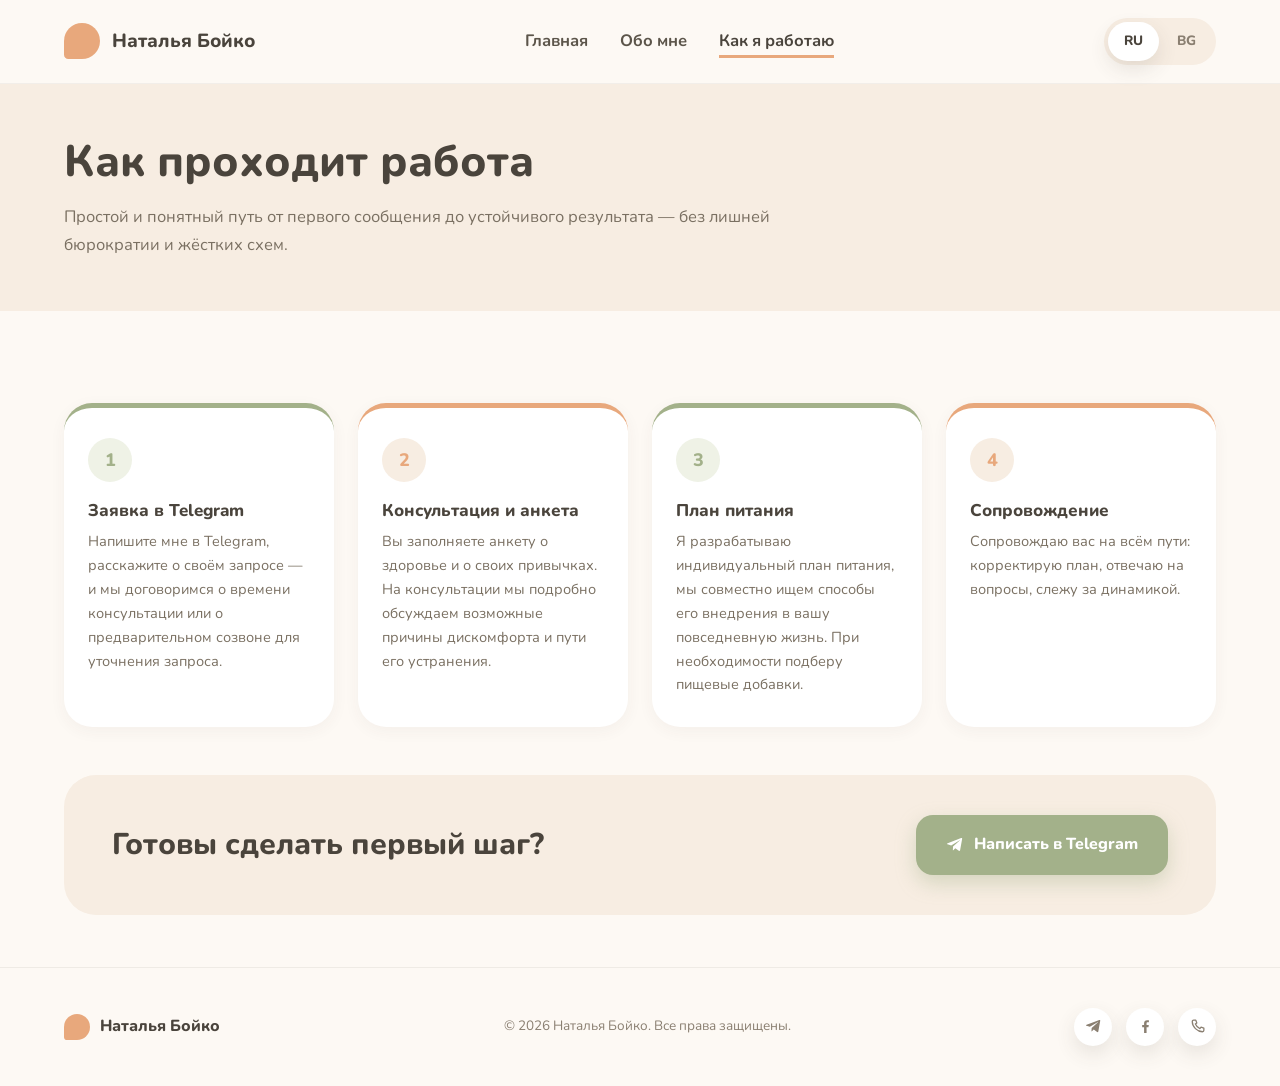
<file: how-i-work.html>
<!DOCTYPE html>
<html lang="ru">
<head>
<meta charset="UTF-8">
<meta name="viewport" content="width=device-width, initial-scale=1">
<title>Как проходит работа — Наталья Бойко, консультации по питанию</title>
<meta name="description" content="4 шага работы с Натальей Бойко: заявка в Telegram, консультация и анкета, индивидуальный план питания, сопровождение и корректировки.">
<link rel="canonical" href="https://nataliaboiko.health/how-i-work.html">
<link rel="alternate" hreflang="ru" href="https://nataliaboiko.health/how-i-work.html">
<link rel="alternate" hreflang="bg" href="https://nataliaboiko.health/bg/how-i-work.html">
<link rel="alternate" hreflang="x-default" href="https://nataliaboiko.health/how-i-work.html">

<meta property="og:type" content="website">
<meta property="og:locale" content="ru_RU">
<meta property="og:locale:alternate" content="bg_BG">
<meta property="og:site_name" content="Наталья Бойко">
<meta property="og:title" content="Как проходит работа — Наталья Бойко">
<meta property="og:description" content="4 шага: заявка в Telegram, консультация, план питания, сопровождение.">
<meta property="og:url" content="https://nataliaboiko.health/how-i-work.html">
<meta property="og:image" content="https://nataliaboiko.health/assets/img/photo-natalia.jpg">
<meta name="twitter:card" content="summary_large_image">

<meta name="theme-color" content="#F7EDE2">
<link rel="icon" href="data:image/svg+xml,%3Csvg xmlns='http://www.w3.org/2000/svg' viewBox='0 0 36 36'%3E%3Cpath fill='%23E8A87C' d='M18 0a18 18 0 1 1 0 36 18 18 0 1 1 0-36Z'/%3E%3C/svg%3E">

<link rel="preconnect" href="https://fonts.googleapis.com">
<link rel="preconnect" href="https://fonts.gstatic.com" crossorigin>
<link href="https://fonts.googleapis.com/css2?family=Nunito:wght@400;600;700;800;900&display=swap" rel="stylesheet">
<link rel="stylesheet" href="assets/css/styles.css">
<script defer src="https://cloud.umami.is/script.js" data-website-id="a3db72a5-ad58-4336-8c67-738f615b2ba4"></script>

<script type="application/ld+json">
{
  "@context": "https://schema.org",
  "@graph": [
    {
      "@type": "BreadcrumbList",
      "itemListElement": [
        { "@type": "ListItem", "position": 1, "name": "Главная", "item": "https://nataliaboiko.health/" },
        { "@type": "ListItem", "position": 2, "name": "Как я работаю", "item": "https://nataliaboiko.health/how-i-work.html" }
      ]
    },
    {
      "@type": "HowTo",
      "name": "Как проходит работа с Натальей Бойко",
      "step": [
        { "@type": "HowToStep", "position": 1, "name": "Заявка в Telegram", "text": "Напишите в Telegram, расскажите о своём запросе — и мы договоримся о времени консультации или о предварительном созвоне для уточнения запроса." },
        { "@type": "HowToStep", "position": 2, "name": "Консультация и анкета", "text": "Вы заполняете анкету о здоровье и о своих привычках. На консультации мы подробно обсуждаем возможные причины дискомфорта и пути его устранения." },
        { "@type": "HowToStep", "position": 3, "name": "План питания", "text": "Я разрабатываю индивидуальный план питания, мы совместно ищем способы его внедрения в вашу повседневную жизнь. При необходимости подберу пищевые добавки." },
        { "@type": "HowToStep", "position": 4, "name": "Сопровождение", "text": "Сопровождаю на всём пути: корректирую план, отвечаю на вопросы, слежу за динамикой." }
      ]
    }
  ]
}
</script>
</head>
<body>
<a class="skip-link" href="#main">Перейти к содержимому</a>

<header class="site-header">
  <div class="site-header__inner">
    <a class="logo" href="index.html" aria-label="Наталья Бойко — на главную">
      <span class="logo__blob" aria-hidden="true"></span>
      <span>Наталья Бойко</span>
    </a>

    <nav class="main-nav" data-nav aria-label="Основная навигация">
      <ul class="main-nav__list">
        <li><a class="main-nav__link" href="index.html">Главная</a></li>
        <li><a class="main-nav__link" href="about.html">Обо мне</a></li>
        <li><a class="main-nav__link" href="how-i-work.html" aria-current="page">Как я работаю</a></li>
      </ul>
    </nav>

    <div style="display:flex;align-items:center;gap:14px;">
      <div class="lang-switch" aria-label="Выбор языка">
        <a class="lang-switch__link" href="how-i-work.html" aria-current="true" lang="ru" hreflang="ru">RU</a>
        <a class="lang-switch__link" href="bg/how-i-work.html" lang="bg" hreflang="bg">BG</a>
      </div>
      <button class="burger" data-burger aria-label="Открыть меню" aria-expanded="false" aria-controls="main-nav">
        <span></span><span></span><span></span>
      </button>
    </div>
  </div>
</header>

<main id="main">

  <section class="section section--hero-tint">
    <div class="section__inner">
      <div class="section__header">
        <!-- SB:WORK:h1:START -->
      <h1>Как проходит работа</h1>
      <!-- SB:WORK:h1:END -->
        <!-- SB:WORK:lead:START -->
      <p class="section__lead">Простой и понятный путь от первого сообщения до устойчивого результата — без лишней бюрократии и жёстких схем.</p>
      <!-- SB:WORK:lead:END -->
      </div>
    </div>
  </section>

  <section class="section section--page" data-reveal>
    <div class="section__inner">
      <!-- SB:WORK:steps:START -->
      <div class="steps-grid">
        <article class="step-card">
          <span class="step-card__number">1</span>
          <div class="step-card__body">
          <h3 class="step-card__title">Заявка в Telegram</h3>
          <p class="step-card__desc">Напишите мне в Telegram, расскажите о своём запросе — и мы договоримся о времени консультации или о предварительном созвоне для уточнения запроса.</p>
        </div>
        </article>
        <article class="step-card step-card--peach">
          <span class="step-card__number">2</span>
          <div class="step-card__body">
          <h3 class="step-card__title">Консультация и анкета</h3>
          <p class="step-card__desc">Вы заполняете анкету о здоровье и о своих привычках. На консультации мы подробно обсуждаем возможные причины дискомфорта и пути его устранения.</p>
        </div>
        </article>
        <article class="step-card">
          <span class="step-card__number">3</span>
          <div class="step-card__body">
          <h3 class="step-card__title">План питания</h3>
          <p class="step-card__desc">Я разрабатываю индивидуальный план питания, мы совместно ищем способы его внедрения в вашу повседневную жизнь. При необходимости подберу пищевые добавки.</p>
        </div>
        </article>
        <article class="step-card step-card--peach">
          <span class="step-card__number">4</span>
          <div class="step-card__body">
          <h3 class="step-card__title">Сопровождение</h3>
          <p class="step-card__desc">Сопровождаю вас на всём пути: корректирую план, отвечаю на вопросы, слежу за динамикой.</p>
        </div>
        </article>
      </div>
      <!-- SB:WORK:steps:END -->

      <div class="cta-banner" data-reveal>
        <!-- SB:WORK:cta_heading:START -->
        <h2>Готовы сделать первый шаг?</h2>
      <!-- SB:WORK:cta_heading:END -->
        <a class="btn btn-primary" href="https://t.me/+359876728152" target="_blank" rel="noopener" data-umami-event="telegram-cta-banner">
          <svg width="18" height="18" viewBox="0 0 24 24" fill="currentColor" aria-hidden="true"><path d="M21.5 3.9 18.8 19c-.2 1-.9 1.2-1.7.8l-4.7-3.5-2.3 2.2c-.3.3-.5.5-1 .5l.3-4.9 8.9-8c.4-.3-.1-.5-.6-.2L6.9 12.5l-4.8-1.5c-1-.3-1-1 .2-1.5L20.2 2.8c.8-.3 1.6.2 1.3 1.1Z"/></svg>
          <!-- SB:WORK:cta_button:START -->
Написать в Telegram
      <!-- SB:WORK:cta_button:END -->
        </a>
      </div>
    </div>
  </section>

</main>

<footer class="site-footer">
  <div class="site-footer__inner">
    <a class="site-footer__brand" href="index.html">
      <span class="logo__blob" aria-hidden="true"></span>
      Наталья Бойко
    </a>
    <p class="site-footer__meta">© 2026 Наталья Бойко. Все права защищены.</p>
    <nav class="social-row" aria-label="Социальные сети">
      <a href="https://t.me/+359876728152" target="_blank" rel="noopener" aria-label="Telegram" data-umami-event="telegram-footer">
        <svg viewBox="0 0 24 24" fill="currentColor" aria-hidden="true"><path d="M21.5 3.9 18.8 19c-.2 1-.9 1.2-1.7.8l-4.7-3.5-2.3 2.2c-.3.3-.5.5-1 .5l.3-4.9 8.9-8c.4-.3-.1-.5-.6-.2L6.9 12.5l-4.8-1.5c-1-.3-1-1 .2-1.5L20.2 2.8c.8-.3 1.6.2 1.3 1.1Z"/></svg>
      </a>
      <a href="https://www.facebook.com/profile.php?id=100006433207176" target="_blank" rel="noopener" aria-label="Facebook">
        <svg viewBox="0 0 24 24" fill="currentColor" aria-hidden="true"><path d="M13.5 21v-8h2.7l.4-3.2h-3.1V7.7c0-.9.3-1.6 1.6-1.6h1.7V3.2C16.5 3.1 15.4 3 14.2 3c-2.5 0-4.2 1.5-4.2 4.3v2.5H7.3v3.2H10V21h3.5Z"/></svg>
      </a>
      <a href="tel:+359876728152" aria-label="Телефон">
        <svg viewBox="0 0 24 24" fill="none" stroke="currentColor" stroke-width="1.8" stroke-linecap="round" stroke-linejoin="round" aria-hidden="true"><path d="M6.6 3h3l1.4 4-2 1.6a12.4 12.4 0 0 0 6.4 6.4l1.6-2 4 1.4v3c0 1.1-.9 2-2 2C11.7 19.4 4.6 12.3 4.6 5c0-1.1.9-2 2-2Z"/></svg>
      </a>
    </nav>
  </div>
</footer>

<a class="floating-cta" href="https://t.me/+359876728152" target="_blank" rel="noopener" aria-label="Написать в Telegram" data-umami-event="telegram-floating">
  <svg viewBox="0 0 24 24" fill="currentColor" aria-hidden="true"><path d="M21.5 3.9 18.8 19c-.2 1-.9 1.2-1.7.8l-4.7-3.5-2.3 2.2c-.3.3-.5.5-1 .5l.3-4.9 8.9-8c.4-.3-.1-.5-.6-.2L6.9 12.5l-4.8-1.5c-1-.3-1-1 .2-1.5L20.2 2.8c.8-.3 1.6.2 1.3 1.1Z"/></svg>
</a>

<script src="assets/js/main.js"></script>
<script src="assets/js/storyblok-editor.js"></script>
</body>
</html>
</file>
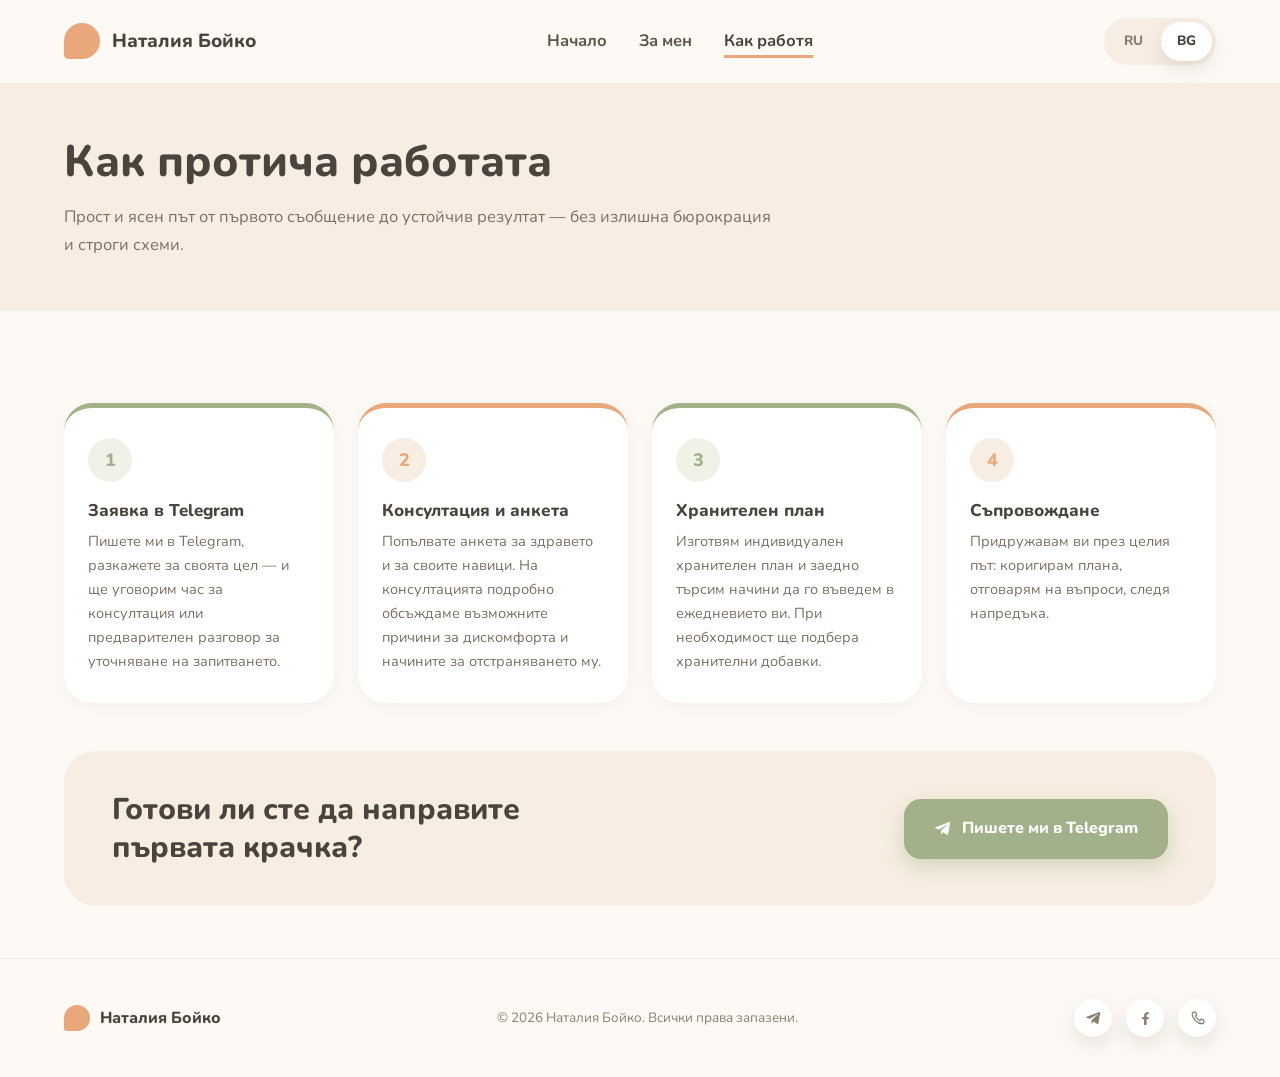
<file: bg/how-i-work.html>
<!DOCTYPE html>
<html lang="bg">
<head>
<meta charset="UTF-8">
<meta name="viewport" content="width=device-width, initial-scale=1">
<title>Как протича работата — Наталия Бойко, консултации по хранене</title>
<meta name="description" content="4 стъпки в работата с Наталия Бойко: заявка в Telegram, консултация и анкета, индивидуален хранителен план, съпровождане и корекции.">
<link rel="canonical" href="https://nataliaboiko.health/bg/how-i-work.html">
<link rel="alternate" hreflang="ru" href="https://nataliaboiko.health/how-i-work.html">
<link rel="alternate" hreflang="bg" href="https://nataliaboiko.health/bg/how-i-work.html">
<link rel="alternate" hreflang="x-default" href="https://nataliaboiko.health/how-i-work.html">

<meta property="og:type" content="website">
<meta property="og:locale" content="bg_BG">
<meta property="og:locale:alternate" content="ru_RU">
<meta property="og:site_name" content="Наталия Бойко">
<meta property="og:title" content="Как протича работата — Наталия Бойко">
<meta property="og:description" content="4 стъпки: заявка в Telegram, консултация, хранителен план, съпровождане.">
<meta property="og:url" content="https://nataliaboiko.health/bg/how-i-work.html">
<meta property="og:image" content="https://nataliaboiko.health/assets/img/photo-natalia.jpg">
<meta name="twitter:card" content="summary_large_image">

<meta name="theme-color" content="#F7EDE2">
<link rel="icon" href="data:image/svg+xml,%3Csvg xmlns='http://www.w3.org/2000/svg' viewBox='0 0 36 36'%3E%3Cpath fill='%23E8A87C' d='M18 0a18 18 0 1 1 0 36 18 18 0 1 1 0-36Z'/%3E%3C/svg%3E">

<link rel="preconnect" href="https://fonts.googleapis.com">
<link rel="preconnect" href="https://fonts.gstatic.com" crossorigin>
<link href="https://fonts.googleapis.com/css2?family=Nunito:wght@400;600;700;800;900&display=swap" rel="stylesheet">
<link rel="stylesheet" href="../assets/css/styles.css">
<script defer src="https://cloud.umami.is/script.js" data-website-id="a3db72a5-ad58-4336-8c67-738f615b2ba4"></script>

<script type="application/ld+json">
{
  "@context": "https://schema.org",
  "@graph": [
    {
      "@type": "BreadcrumbList",
      "itemListElement": [
        { "@type": "ListItem", "position": 1, "name": "Начало", "item": "https://nataliaboiko.health/bg/" },
        { "@type": "ListItem", "position": 2, "name": "Как работя", "item": "https://nataliaboiko.health/bg/how-i-work.html" }
      ]
    },
    {
      "@type": "HowTo",
      "name": "Как протича работата с Наталия Бойко",
      "step": [
        { "@type": "HowToStep", "position": 1, "name": "Заявка в Telegram", "text": "Пишете ми в Telegram, разкажете за своята цел — и ще уговорим час за консултация или предварителен разговор за уточняване на запитването." },
        { "@type": "HowToStep", "position": 2, "name": "Консултация и анкета", "text": "Попълвате анкета за здравето и за своите навици. На консултацията подробно обсъждаме възможните причини за дискомфорта и начините за отстраняването му." },
        { "@type": "HowToStep", "position": 3, "name": "Хранителен план", "text": "Изготвям индивидуален хранителен план и заедно търсим начини да го въведем в ежедневието ви. При необходимост ще подбера хранителни добавки." },
        { "@type": "HowToStep", "position": 4, "name": "Съпровождане", "text": "Придружавам ви през целия път: коригирам плана, отговарям на въпроси, следя напредъка." }
      ]
    }
  ]
}
</script>
</head>
<body>
<a class="skip-link" href="#main">Към съдържанието</a>

<header class="site-header">
  <div class="site-header__inner">
    <a class="logo" href="index.html" aria-label="Наталия Бойко — начало">
      <span class="logo__blob" aria-hidden="true"></span>
      <span>Наталия Бойко</span>
    </a>

    <nav class="main-nav" data-nav aria-label="Основна навигация">
      <ul class="main-nav__list">
        <li><a class="main-nav__link" href="index.html">Начало</a></li>
        <li><a class="main-nav__link" href="about.html">За мен</a></li>
        <li><a class="main-nav__link" href="how-i-work.html" aria-current="page">Как работя</a></li>
      </ul>
    </nav>

    <div style="display:flex;align-items:center;gap:14px;">
      <div class="lang-switch" aria-label="Избор на език">
        <a class="lang-switch__link" href="../how-i-work.html" lang="ru" hreflang="ru">RU</a>
        <a class="lang-switch__link" href="how-i-work.html" aria-current="true" lang="bg" hreflang="bg">BG</a>
      </div>
      <button class="burger" data-burger aria-label="Отвори менюто" aria-expanded="false" aria-controls="main-nav">
        <span></span><span></span><span></span>
      </button>
    </div>
  </div>
</header>

<main id="main">

  <section class="section section--hero-tint">
    <div class="section__inner">
      <div class="section__header">
        <!-- SB:WORK:h1:START -->
      <h1>Как протича работата</h1>
      <!-- SB:WORK:h1:END -->
        <!-- SB:WORK:lead:START -->
      <p class="section__lead">Прост и ясен път от първото съобщение до устойчив резултат — без излишна бюрокрация и строги схеми.</p>
      <!-- SB:WORK:lead:END -->
      </div>
    </div>
  </section>

  <section class="section section--page" data-reveal>
    <div class="section__inner">
      <!-- SB:WORK:steps:START -->
      <div class="steps-grid">
        <article class="step-card">
          <span class="step-card__number">1</span>
          <div class="step-card__body">
          <h3 class="step-card__title">Заявка в Telegram</h3>
          <p class="step-card__desc">Пишете ми в Telegram, разкажете за своята цел — и ще уговорим час за консултация или предварителен разговор за уточняване на запитването.</p>
        </div>
        </article>
        <article class="step-card step-card--peach">
          <span class="step-card__number">2</span>
          <div class="step-card__body">
          <h3 class="step-card__title">Консултация и анкета</h3>
          <p class="step-card__desc">Попълвате анкета за здравето и за своите навици. На консултацията подробно обсъждаме възможните причини за дискомфорта и начините за отстраняването му.</p>
        </div>
        </article>
        <article class="step-card">
          <span class="step-card__number">3</span>
          <div class="step-card__body">
          <h3 class="step-card__title">Хранителен план</h3>
          <p class="step-card__desc">Изготвям индивидуален хранителен план и заедно търсим начини да го въведем в ежедневието ви. При необходимост ще подбера хранителни добавки.</p>
        </div>
        </article>
        <article class="step-card step-card--peach">
          <span class="step-card__number">4</span>
          <div class="step-card__body">
          <h3 class="step-card__title">Съпровождане</h3>
          <p class="step-card__desc">Придружавам ви през целия път: коригирам плана, отговарям на въпроси, следя напредъка.</p>
        </div>
        </article>
      </div>
      <!-- SB:WORK:steps:END -->

      <div class="cta-banner" data-reveal>
        <!-- SB:WORK:cta_heading:START -->
        <h2>Готови ли сте да направите първата крачка?</h2>
      <!-- SB:WORK:cta_heading:END -->
        <a class="btn btn-primary" href="https://t.me/+359876728152" target="_blank" rel="noopener" data-umami-event="telegram-cta-banner">
          <svg width="18" height="18" viewBox="0 0 24 24" fill="currentColor" aria-hidden="true"><path d="M21.5 3.9 18.8 19c-.2 1-.9 1.2-1.7.8l-4.7-3.5-2.3 2.2c-.3.3-.5.5-1 .5l.3-4.9 8.9-8c.4-.3-.1-.5-.6-.2L6.9 12.5l-4.8-1.5c-1-.3-1-1 .2-1.5L20.2 2.8c.8-.3 1.6.2 1.3 1.1Z"/></svg>
          <!-- SB:WORK:cta_button:START -->
Пишете ми в Telegram
      <!-- SB:WORK:cta_button:END -->
        </a>
      </div>
    </div>
  </section>

</main>

<footer class="site-footer">
  <div class="site-footer__inner">
    <a class="site-footer__brand" href="index.html">
      <span class="logo__blob" aria-hidden="true"></span>
      Наталия Бойко
    </a>
    <p class="site-footer__meta">© 2026 Наталия Бойко. Всички права запазени.</p>
    <nav class="social-row" aria-label="Социални мрежи">
      <a href="https://t.me/+359876728152" target="_blank" rel="noopener" aria-label="Telegram" data-umami-event="telegram-footer">
        <svg viewBox="0 0 24 24" fill="currentColor" aria-hidden="true"><path d="M21.5 3.9 18.8 19c-.2 1-.9 1.2-1.7.8l-4.7-3.5-2.3 2.2c-.3.3-.5.5-1 .5l.3-4.9 8.9-8c.4-.3-.1-.5-.6-.2L6.9 12.5l-4.8-1.5c-1-.3-1-1 .2-1.5L20.2 2.8c.8-.3 1.6.2 1.3 1.1Z"/></svg>
      </a>
      <a href="https://www.facebook.com/profile.php?id=100006433207176" target="_blank" rel="noopener" aria-label="Facebook">
        <svg viewBox="0 0 24 24" fill="currentColor" aria-hidden="true"><path d="M13.5 21v-8h2.7l.4-3.2h-3.1V7.7c0-.9.3-1.6 1.6-1.6h1.7V3.2C16.5 3.1 15.4 3 14.2 3c-2.5 0-4.2 1.5-4.2 4.3v2.5H7.3v3.2H10V21h3.5Z"/></svg>
      </a>
      <a href="tel:+359876728152" aria-label="Телефон">
        <svg viewBox="0 0 24 24" fill="none" stroke="currentColor" stroke-width="1.8" stroke-linecap="round" stroke-linejoin="round" aria-hidden="true"><path d="M6.6 3h3l1.4 4-2 1.6a12.4 12.4 0 0 0 6.4 6.4l1.6-2 4 1.4v3c0 1.1-.9 2-2 2C11.7 19.4 4.6 12.3 4.6 5c0-1.1.9-2 2-2Z"/></svg>
      </a>
    </nav>
  </div>
</footer>

<a class="floating-cta" href="https://t.me/+359876728152" target="_blank" rel="noopener" aria-label="Пишете ми в Telegram" data-umami-event="telegram-floating">
  <svg viewBox="0 0 24 24" fill="currentColor" aria-hidden="true"><path d="M21.5 3.9 18.8 19c-.2 1-.9 1.2-1.7.8l-4.7-3.5-2.3 2.2c-.3.3-.5.5-1 .5l.3-4.9 8.9-8c.4-.3-.1-.5-.6-.2L6.9 12.5l-4.8-1.5c-1-.3-1-1 .2-1.5L20.2 2.8c.8-.3 1.6.2 1.3 1.1Z"/></svg>
</a>

<script src="../assets/js/main.js"></script>
<script src="../assets/js/storyblok-editor.js"></script>
</body>
</html>
</file>
<file: assets/css/styles.css>
/* ==========================================================================
   Наталья Бойко — nutrition consultant site
   Design tokens per design_handoff_natalyboyko/README.md
   ========================================================================== */

:root {
  --bg-page: #FDF9F4;
  --bg-hero: #F7EDE2;
  --bg-section: #F7F3EA;
  --bg-icon-sage: #EFF2E6;
  --accent-peach: #E8A87C;
  --accent-sage: #A3B18A;
  --text-main: #4A443C;
  --text-muted: #7A7062;
  --text-soft: #8A7F71;
  --nav-color: #5C554A;
  --placeholder-text: #B7AC9D;
  --placeholder-border: #D8CFC2;

  --shadow-cta: 0 8px 20px rgba(163, 177, 138, 0.4);
  --shadow-badge: 0 8px 20px rgba(74, 68, 60, 0.12);

  --radius-card-desktop: 28px;
  --radius-card-mobile: 20px;
  --radius-button: 17px;
  --radius-pill: 999px;

  --container-width: 1180px;
}

/* -------------------- Reset -------------------- */
*, *::before, *::after { box-sizing: border-box; }
html { scroll-behavior: smooth; }
body, h1, h2, h3, p, ul, figure { margin: 0; }
ul { padding: 0; list-style: none; }
img { max-width: 100%; display: block; }
a { color: inherit; text-decoration: none; }
button { font: inherit; cursor: pointer; border: none; background: none; color: inherit; }

@media (prefers-reduced-motion: reduce) {
  html { scroll-behavior: auto; }
  * { animation-duration: 0.01ms !important; animation-iteration-count: 1 !important; transition-duration: 0.01ms !important; }
}

html, body {
  overflow-x: hidden;
  max-width: 100%;
}

body {
  background: var(--bg-page);
  color: var(--text-main);
  font-family: 'Nunito', -apple-system, BlinkMacSystemFont, 'Segoe UI', sans-serif;
  font-size: 16px;
  line-height: 1.7;
  -webkit-font-smoothing: antialiased;
}

.container {
  width: 100%;
  max-width: var(--container-width);
  margin: 0 auto;
  padding: 0 64px;
}

.visually-hidden {
  position: absolute;
  width: 1px; height: 1px;
  padding: 0; margin: -1px;
  overflow: hidden;
  clip: rect(0,0,0,0);
  white-space: nowrap;
  border: 0;
}

.skip-link {
  position: absolute;
  left: 16px; top: -60px;
  background: var(--accent-sage);
  color: #fff;
  padding: 10px 18px;
  border-radius: var(--radius-button);
  z-index: 1000;
  transition: top .2s ease;
  font-weight: 700;
}
.skip-link:focus { top: 16px; }

/* -------------------- Typography -------------------- */
h1, h2, h3 { font-weight: 800; color: var(--text-main); }
h1 { font-size: 44px; line-height: 1.2; }
h2 { font-size: 30px; line-height: 1.25; }
h3 { font-size: 17px; line-height: 1.3; }
p { color: var(--text-muted); }

.eyebrow {
  display: inline-block;
  font-size: 13px;
  font-weight: 800;
  text-transform: uppercase;
  letter-spacing: .06em;
  color: var(--accent-peach);
  background: #fff;
  padding: 8px 18px;
  border-radius: var(--radius-pill);
  box-shadow: var(--shadow-badge);
}

/* -------------------- Header -------------------- */
.site-header {
  position: sticky;
  top: 0;
  z-index: 500;
  background: rgba(253, 249, 244, 0.98);
  border-bottom: 1px solid rgba(74, 68, 60, 0.06);
}

.site-header__inner {
  display: flex;
  align-items: center;
  justify-content: space-between;
  padding: 18px 64px;
}

.logo {
  display: flex;
  align-items: center;
  gap: 12px;
  font-size: 19px;
  font-weight: 800;
  color: var(--text-main);
}

.logo__blob {
  width: 36px;
  height: 36px;
  flex: none;
  background: var(--accent-peach);
  border-radius: 50% 50% 50% 12%;
}

.main-nav {
  display: flex;
  align-items: center;
  gap: 40px;
}

.main-nav__list {
  display: flex;
  gap: 32px;
}

.main-nav__link {
  font-size: 16.5px;
  font-weight: 700;
  color: var(--nav-color);
  padding-bottom: 3px;
  border-bottom: 3px solid transparent;
  transition: color .2s ease, border-color .2s ease;
}

.main-nav__link:hover,
.main-nav__link:focus-visible {
  color: var(--text-main);
}

.main-nav__link[aria-current="page"] {
  color: var(--text-main);
  border-bottom-color: var(--accent-peach);
}

/* Language switcher */
.lang-switch {
  display: inline-flex;
  background: var(--bg-hero);
  border-radius: var(--radius-pill);
  padding: 4px;
  gap: 2px;
}

.lang-switch__link {
  padding: 8px 16px;
  border-radius: var(--radius-pill);
  font-size: 13.5px;
  font-weight: 800;
  color: var(--text-soft);
  transition: background .2s ease, color .2s ease, box-shadow .2s ease;
}

.lang-switch__link[aria-current="true"] {
  background: #fff;
  color: var(--text-main);
  box-shadow: var(--shadow-badge);
}

.burger {
  display: none;
  flex-direction: column;
  justify-content: center;
  gap: 5px;
  width: 40px;
  height: 40px;
  border-radius: 10px;
}

.burger span {
  display: block;
  width: 22px;
  height: 2px;
  background: var(--text-main);
  border-radius: 2px;
  transition: transform .25s ease, opacity .25s ease;
}

.burger[aria-expanded="true"] span:nth-child(1) { transform: translateY(7px) rotate(45deg); }
.burger[aria-expanded="true"] span:nth-child(2) { opacity: 0; }
.burger[aria-expanded="true"] span:nth-child(3) { transform: translateY(-7px) rotate(-45deg); }

/* -------------------- Buttons -------------------- */
.btn {
  display: inline-flex;
  align-items: center;
  justify-content: center;
  gap: 10px;
  padding: 16px 30px;
  border-radius: var(--radius-button);
  font-weight: 800;
  font-size: 16px;
  transition: transform .18s ease, box-shadow .18s ease, filter .18s ease;
  white-space: nowrap;
}

.btn-primary {
  background: var(--accent-sage);
  color: #fff;
  box-shadow: var(--shadow-cta);
}

.btn-primary:hover, .btn-primary:focus-visible {
  filter: brightness(0.94);
  transform: translateY(-1px);
}

.btn-block { width: 100%; }

.contact-pills {
  display: flex;
  flex-wrap: wrap;
  gap: 12px;
}

.contact-pill {
  display: inline-flex;
  align-items: center;
  gap: 8px;
  background: #fff;
  color: var(--text-soft);
  font-size: 14px;
  font-weight: 700;
  padding: 10px 18px;
  border-radius: var(--radius-pill);
  box-shadow: var(--shadow-badge);
  transition: color .2s ease, transform .18s ease;
}

.contact-pill:hover, .contact-pill:focus-visible {
  color: var(--text-main);
  transform: translateY(-1px);
}

.contact-pill svg { width: 16px; height: 16px; flex: none; }

/* -------------------- Hero -------------------- */
.hero {
  background: var(--bg-hero);
  position: relative;
  overflow: hidden;
  padding: 44px 64px 60px;
}

.hero__decor {
  position: absolute;
  border-radius: 50%;
  pointer-events: none;
}

.hero__decor--1 {
  width: 420px; height: 420px;
  background: rgba(232, 168, 124, 0.16);
  top: -160px; right: -120px;
}

.hero__decor--2 {
  width: 320px; height: 320px;
  background: rgba(163, 177, 138, 0.18);
  bottom: -140px; left: -100px;
}

.hero__inner {
  position: relative;
  display: grid;
  grid-template-columns: 1.1fr 0.9fr;
  grid-template-areas:
    "eyebrow media"
    "title   media"
    "text    media"
    "actions media"
    "contacts media";
  column-gap: 48px;
  row-gap: 0;
  align-items: center;
  max-width: var(--container-width);
  margin: 0 auto;
}

.hero__inner > .eyebrow { grid-area: eyebrow; }
.hero__inner > .hero__title { grid-area: title; margin-top: 20px; }
.hero__inner > .hero__text { grid-area: text; margin-top: 20px; }
.hero__inner > .hero__actions { grid-area: actions; margin-top: 28px; }
.hero__inner > .hero__contacts { grid-area: contacts; margin-top: 18px; }
.hero__inner > .hero__media { grid-area: media; }

.hero__title { max-width: 560px; }
.hero__text { font-size: 17.5px; max-width: 520px; }

.hero__actions {
  display: flex;
  flex-wrap: wrap;
  align-items: center;
  gap: 16px;
}

.hero__media {
  position: relative;
  display: flex;
  flex-direction: column;
  align-items: center;
  gap: 20px;
}

.hero__photo-wrap {
  position: relative;
  width: 360px;
  height: 360px;
}

.hero__photo-wrap::before {
  content: '';
  position: absolute;
  inset: -14px;
  border-radius: 50%;
  border: 1px solid rgba(255, 255, 255, 0.5);
}

.hero__photo {
  width: 100%;
  height: 100%;
  border-radius: 50%;
  object-fit: cover;
  border: 8px solid var(--bg-page);
}

.cert-badge {
  display: inline-flex;
  align-items: center;
  gap: 10px;
  background: #fff;
  color: var(--text-main);
  font-size: 13.5px;
  font-weight: 800;
  padding: 12px 20px;
  border-radius: var(--radius-pill);
  box-shadow: var(--shadow-badge);
}

.cert-badge svg { width: 18px; height: 18px; color: var(--accent-sage); flex: none; }

/* -------------------- Sections -------------------- */
.section { padding: 52px 64px; }
.section--sage { background: var(--bg-section); }
.section--page { background: var(--bg-page); }
.section--hero-tint { background: var(--bg-hero); }

.section__inner {
  max-width: var(--container-width);
  margin: 0 auto;
}

.section__header { max-width: 720px; }
.section__header--center { margin: 0 auto; text-align: center; }

.section__kicker {
  display: block;
  font-size: 13px;
  font-weight: 800;
  text-transform: uppercase;
  letter-spacing: .06em;
  color: var(--accent-sage);
  margin-bottom: 10px;
}

.section__lead {
  margin-top: 14px;
  font-size: 16.5px;
}

/* About (short, on home) */
.about-grid {
  display: grid;
  grid-template-columns: 1fr 1.4fr;
  gap: 56px;
  align-items: center;
}

.about-grid__text > * + * { margin-top: 16px; }

.chip-row {
  display: flex;
  flex-wrap: wrap;
  gap: 10px;
  margin-top: 20px;
}

.chip {
  display: inline-flex;
  align-items: center;
  background: #fff;
  color: var(--text-main);
  font-size: 13.5px;
  font-weight: 800;
  padding: 9px 16px;
  border-radius: var(--radius-pill);
  box-shadow: var(--shadow-badge);
}

.text-link {
  display: inline-flex;
  align-items: center;
  gap: 6px;
  margin-top: 22px;
  font-weight: 800;
  color: var(--text-main);
  border-bottom: 2px solid var(--accent-peach);
  padding-bottom: 2px;
}

.section__cta {
  text-align: center;
  margin-top: 40px;
}

.section__cta .text-link { margin-top: 0; }

/* Cards grid (services) */
.cards-grid {
  display: grid;
  grid-template-columns: repeat(3, 1fr);
  gap: 24px;
  margin-top: 32px;
}

.card {
  background: #fff;
  border-radius: var(--radius-card-desktop);
  padding: 30px 26px;
  border-top: 5px solid var(--accent-sage);
  box-shadow: 0 4px 16px rgba(74, 68, 60, 0.05);
}

.card--peach { border-top-color: var(--accent-peach); }

.card__icon {
  width: 48px;
  height: 48px;
  border-radius: 50%;
  background: var(--bg-icon-sage);
  display: flex;
  align-items: center;
  justify-content: center;
  margin-bottom: 18px;
}

.card--peach .card__icon { background: var(--bg-hero); }

.card__icon-blob {
  width: 14px;
  height: 14px;
  border-radius: 50% 50% 50% 10%;
  background: var(--accent-sage);
}

.card--peach .card__icon-blob { background: var(--accent-peach); }

.card__title { margin-bottom: 8px; }
.card__desc { font-size: 14.5px; line-height: 1.65; }

/* Card list variant (mobile services — horizontal cards) handled via media query */

/* Steps (how-i-work) */
.steps-grid {
  display: grid;
  grid-template-columns: repeat(4, 1fr);
  gap: 24px;
  margin-top: 40px;
}

.step-card {
  background: #fff;
  border-radius: var(--radius-card-desktop);
  padding: 30px 24px;
  border-top: 5px solid var(--accent-sage);
  box-shadow: 0 4px 16px rgba(74, 68, 60, 0.05);
}

.step-card--peach { border-top-color: var(--accent-peach); }

.step-card__number {
  width: 44px;
  height: 44px;
  border-radius: 50%;
  background: var(--bg-icon-sage);
  display: flex;
  align-items: center;
  justify-content: center;
  font-weight: 800;
  font-size: 18px;
  color: var(--accent-sage);
  margin-bottom: 18px;
}

.step-card--peach .step-card__number { background: var(--bg-hero); color: var(--accent-peach); }

.step-card__title { margin-bottom: 8px; }
.step-card__desc { font-size: 14.5px; line-height: 1.65; }

/* CTA banner */
.cta-banner {
  background: var(--bg-hero);
  border-radius: 32px;
  padding: 40px 48px;
  margin-top: 48px;
  display: flex;
  align-items: center;
  justify-content: space-between;
  gap: 24px;
  flex-wrap: wrap;
}

.cta-banner h2 { max-width: 460px; }

/* Intro (about / how-i-work pages) */
.intro-grid {
  display: grid;
  grid-template-columns: auto 1fr;
  gap: 56px;
  align-items: center;
}

/* Intro with text wrapping around a floated photo (About page) */
.intro-flow::after {
  content: '';
  display: block;
  clear: both;
}

.intro-flow .intro-photo-wrap {
  float: right;
  margin: 6px 0 28px 48px;
}

.intro-flow h1 { margin-bottom: 20px; }

.intro-photo-wrap {
  position: relative;
  width: 320px;
  height: 320px;
  flex: none;
}

.intro-photo-wrap::before {
  content: '';
  position: absolute;
  inset: -14px;
  border-radius: 50%;
  border: 1px solid rgba(255, 255, 255, 0.5);
}

.intro-photo {
  width: 100%;
  height: 100%;
  border-radius: 50%;
  object-fit: cover;
  border: 8px solid var(--bg-page);
}

.bio-text > * + * { margin-top: 16px; }
.bio-text p { font-size: 16.5px; }

.intro-simple { max-width: 640px; }
.intro-simple > * + * { margin-top: 16px; }

/* Certificates */
.cert-grid {
  display: flex;
  flex-wrap: wrap;
  justify-content: center;
  gap: 24px;
  margin-top: 32px;
}

.cert-grid .cert-card {
  flex: 0 1 360px;
  max-width: 100%;
}

.cert-card {
  background: #fff;
  border-radius: var(--radius-card-desktop);
  overflow: hidden;
  box-shadow: 0 4px 16px rgba(74, 68, 60, 0.05);
  display: flex;
  flex-direction: column;
}

.cert-card__img-wrap {
  height: 250px;
  background: #fff;
  display: flex;
  align-items: center;
  justify-content: center;
  padding: 16px;
}

.cert-card__img-wrap img {
  max-width: 100%;
  max-height: 100%;
  object-fit: contain;
}

.cert-card__caption {
  padding: 18px 20px 22px;
  font-size: 13.5px;
  font-weight: 700;
  color: var(--text-muted);
  line-height: 1.5;
}

.cert-card--placeholder {
  border: 2px dashed var(--placeholder-border);
  align-items: center;
  justify-content: center;
  text-align: center;
  padding: 30px 20px;
  color: var(--placeholder-text);
  font-size: 14px;
  font-weight: 700;
  min-height: 250px;
  box-shadow: none;
}

/* -------------------- Floating mobile CTA -------------------- */
.floating-cta {
  display: none;
  position: fixed;
  right: 18px;
  bottom: 18px;
  z-index: 600;
  width: 58px;
  height: 58px;
  border-radius: 50%;
  background: var(--accent-sage);
  color: #fff;
  align-items: center;
  justify-content: center;
  box-shadow: var(--shadow-cta);
}

.floating-cta svg { width: 26px; height: 26px; }

/* -------------------- Footer -------------------- */
.site-footer {
  background: var(--bg-page);
  border-top: 1px solid rgba(74, 68, 60, 0.08);
  padding: 40px 64px;
}

.site-footer__inner {
  max-width: var(--container-width);
  margin: 0 auto;
  display: flex;
  align-items: center;
  justify-content: space-between;
  flex-wrap: wrap;
  gap: 16px;
}

.site-footer__brand {
  display: flex;
  align-items: center;
  gap: 10px;
  font-weight: 800;
  color: var(--text-main);
}

.site-footer__brand .logo__blob { width: 26px; height: 26px; }

.site-footer__meta {
  font-size: 13.5px;
  color: var(--text-soft);
}

.social-row {
  display: flex;
  gap: 14px;
}

.social-row a {
  width: 38px; height: 38px;
  border-radius: 50%;
  background: #fff;
  display: flex;
  align-items: center;
  justify-content: center;
  color: var(--text-soft);
  box-shadow: var(--shadow-badge);
  transition: color .2s ease, transform .18s ease;
}

.social-row a:hover, .social-row a:focus-visible {
  color: var(--accent-sage);
  transform: translateY(-1px);
}

.social-row svg { width: 17px; height: 17px; }

/* -------------------- Scroll reveal -------------------- */
[data-reveal] {
  opacity: 0;
  transform: translateY(16px);
  transition: opacity .6s ease, transform .6s ease;
}

[data-reveal].is-visible {
  opacity: 1;
  transform: translateY(0);
}

/* -------------------- Tablet (≤1024px) -------------------- */
@media (max-width: 1024px) {
  .container,
  .site-header__inner,
  .hero,
  .section,
  .site-footer { padding-left: 40px; padding-right: 40px; }

  .cards-grid { grid-template-columns: repeat(2, 1fr); }
  .steps-grid { grid-template-columns: repeat(2, 1fr); }
  .cert-grid { grid-template-columns: repeat(2, 1fr); }

  .hero__photo-wrap { width: 300px; height: 300px; }
  h1 { font-size: 38px; }
}

/* -------------------- Mobile (≤768px) -------------------- */
@media (max-width: 768px) {
  .container,
  .site-header__inner,
  .hero,
  .section,
  .site-footer { padding-left: 20px; padding-right: 20px; }

  .site-header__inner { padding-top: 14px; padding-bottom: 14px; }

  .main-nav {
    position: fixed;
    inset: 0;
    top: 0;
    background: var(--bg-page);
    flex-direction: column;
    align-items: flex-start;
    justify-content: flex-start;
    gap: 32px;
    padding: 96px 28px 32px;
    transform: translateX(100%);
    transition: transform .3s ease;
    z-index: 400;
  }

  .main-nav.is-open { transform: translateX(0); }

  .main-nav__list {
    flex-direction: column;
    gap: 24px;
    width: 100%;
  }

  .main-nav__link { font-size: 20px; }

  .burger { display: flex; }

  .hero { padding: 32px 20px 40px; }

  .hero__inner {
    grid-template-columns: 1fr;
    grid-template-areas:
      "eyebrow"
      "media"
      "title"
      "text"
      "actions"
      "contacts";
    row-gap: 20px;
    text-align: center;
  }

  .hero__inner > .hero__title,
  .hero__inner > .hero__text,
  .hero__inner > .hero__actions,
  .hero__inner > .hero__contacts { margin-top: 0; }

  .hero__title { margin-left: auto; margin-right: auto; font-size: 27px; }
  .hero__text { margin-left: auto; margin-right: auto; font-size: 15px; }

  .hero__actions { justify-content: center; }
  .hero__actions .btn { width: 100%; }
  .hero__contacts { justify-content: center; }
  .contact-pills { justify-content: center; }

  .hero__photo-wrap { width: 190px; height: 190px; }

  .section { padding: 36px 20px; }

  h1 { font-size: 25px; }
  h2 { font-size: 22px; }

  .about-grid { grid-template-columns: 1fr; gap: 28px; text-align: center; }
  .chip-row { justify-content: center; }

  .cards-grid { grid-template-columns: 1fr; gap: 16px; }

  .card {
    display: flex;
    align-items: flex-start;
    gap: 16px;
    padding: 20px;
    border-top: none;
    border-left: 4px solid var(--accent-sage);
    border-radius: var(--radius-card-mobile);
  }

  .card--peach { border-left-color: var(--accent-peach); }
  .card__icon { margin-bottom: 0; flex: none; }
  .card__body { flex: 1; min-width: 0; }

  .steps-grid { grid-template-columns: 1fr; gap: 16px; }

  .step-card {
    display: flex;
    align-items: center;
    gap: 16px;
    padding: 18px 20px;
    border-top: none;
    border-left: 4px solid var(--accent-sage);
    border-radius: var(--radius-card-mobile);
  }

  .step-card--peach { border-left-color: var(--accent-peach); }
  .step-card__number { margin-bottom: 0; flex: none; width: 38px; height: 38px; font-size: 16px; }
  .step-card__body { flex: 1; min-width: 0; }

  .cta-banner { flex-direction: column; text-align: center; padding: 32px 24px; border-radius: 24px; }
  .cta-banner .btn { width: 100%; }

  .intro-grid { grid-template-columns: 1fr; text-align: center; }
  .intro-photo-wrap { width: 180px; height: 180px; margin: 0 auto; }
  .intro-flow { text-align: center; }
  .intro-flow .intro-photo-wrap { float: none; margin: 0 auto 24px; }

  .cert-grid { grid-template-columns: 1fr; }

  .floating-cta { display: flex; }

  .site-footer__inner { flex-direction: column; text-align: center; }
}

@media (max-width: 380px) {
  .hero__title, h1 { font-size: 24px; }
}
</file>
